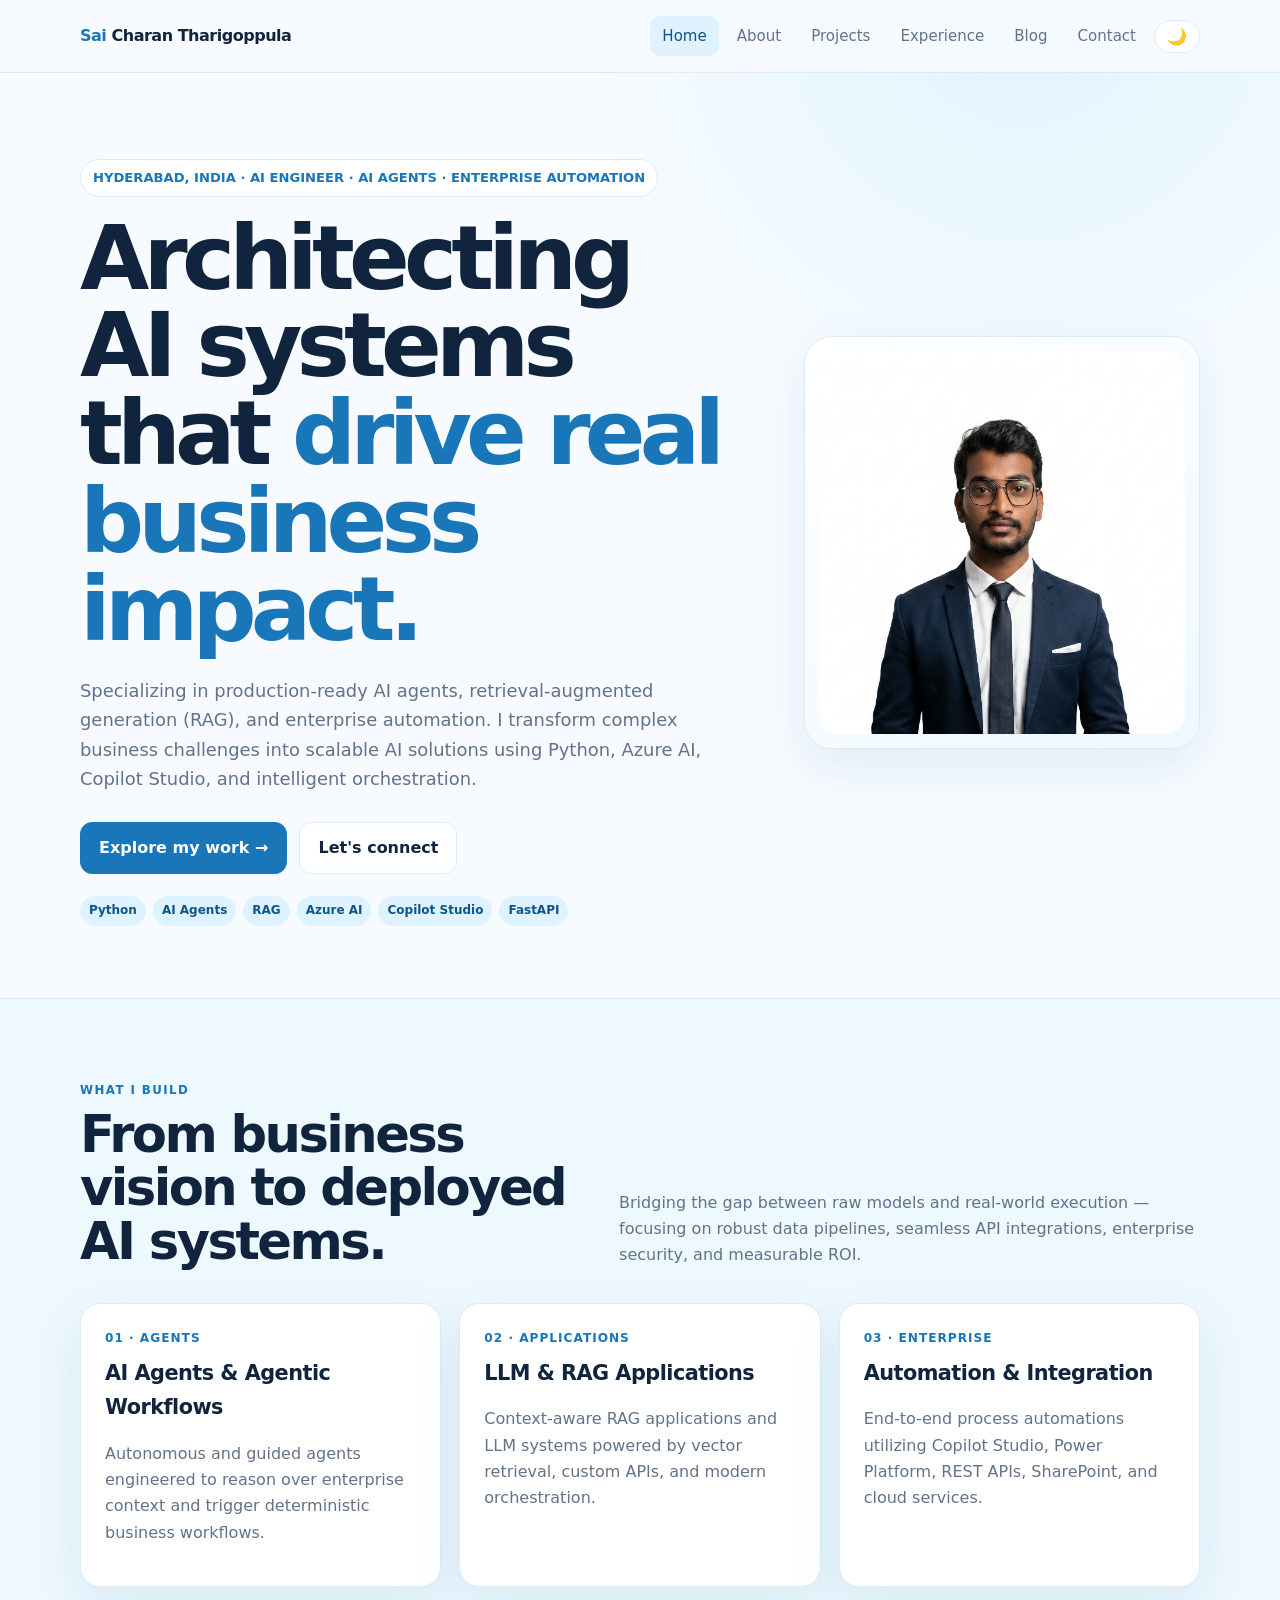
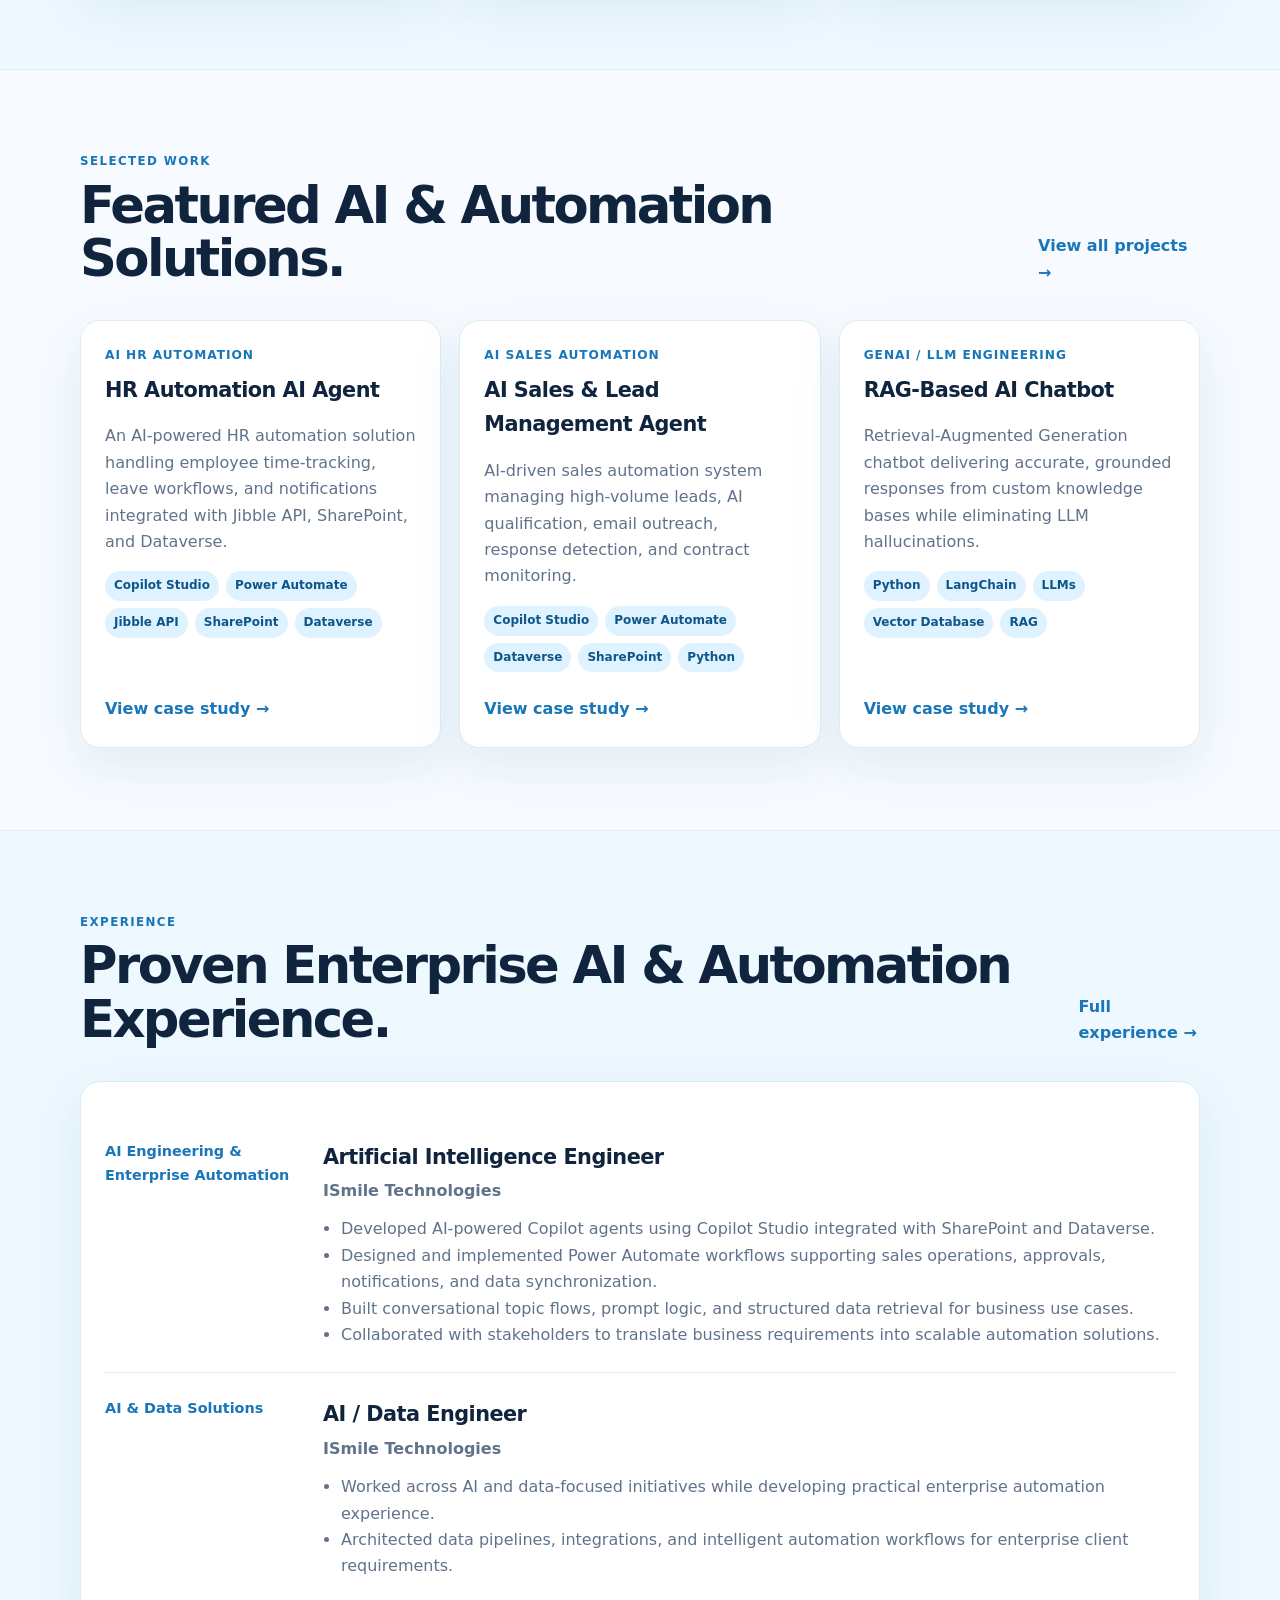
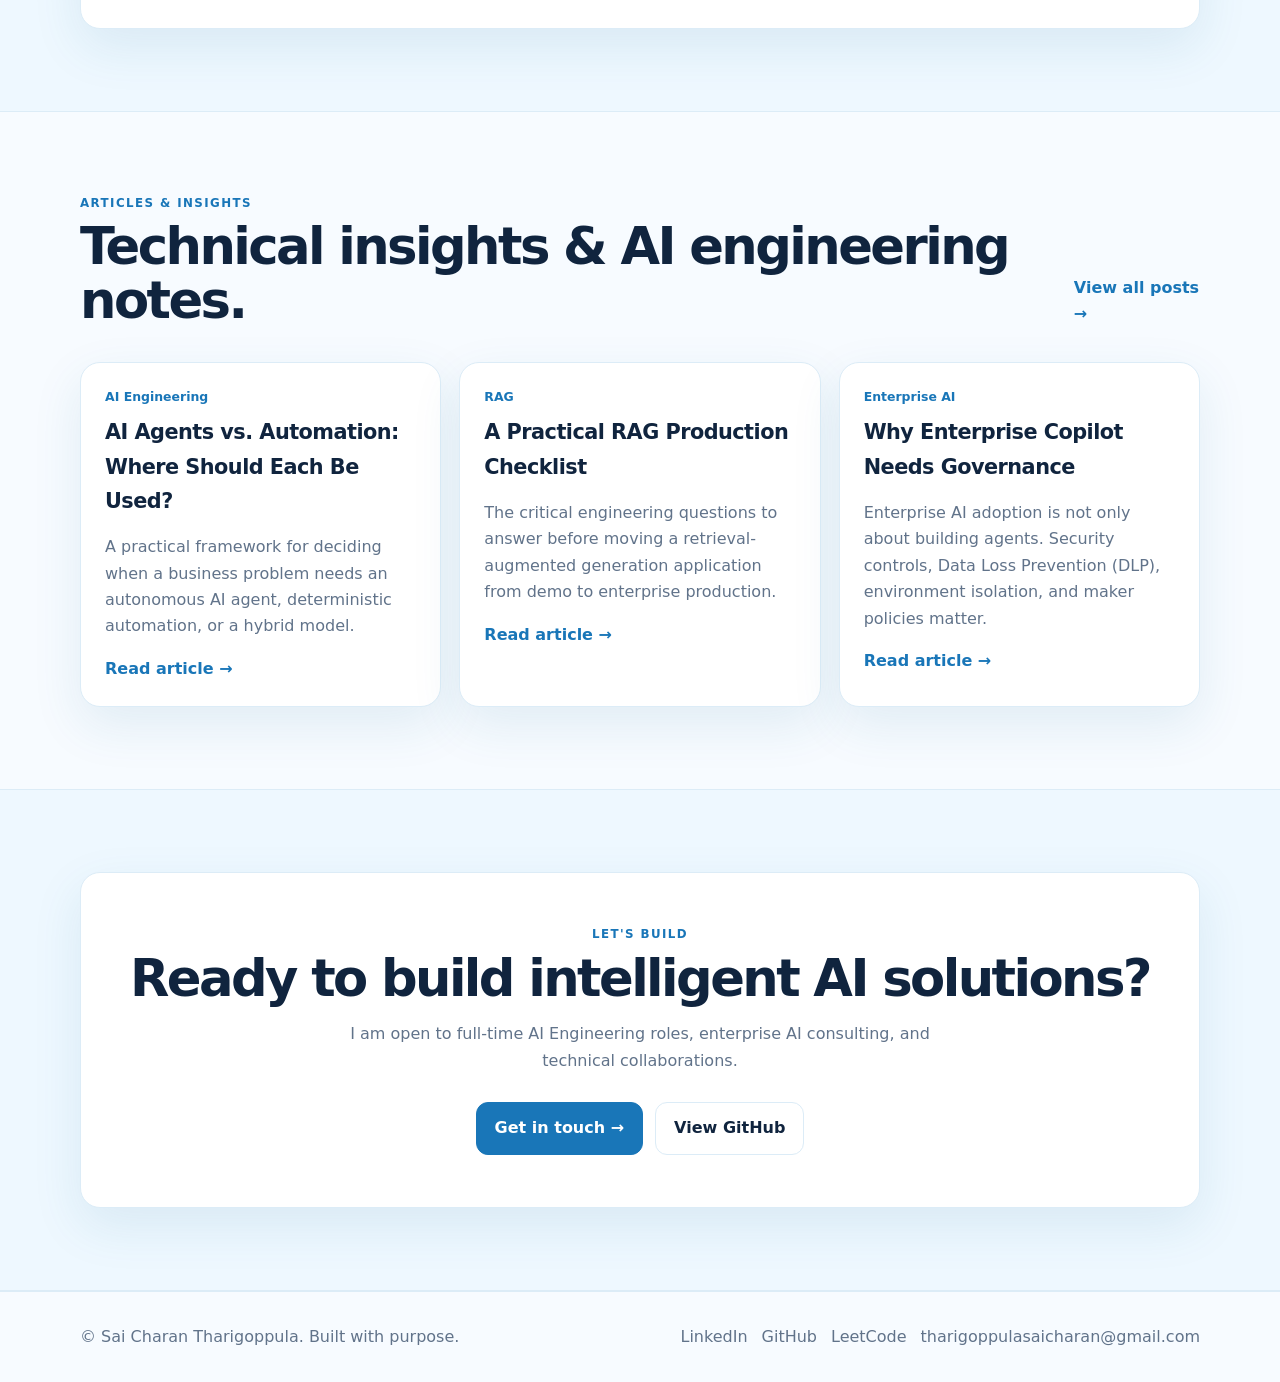
<file: index.html>
<!doctype html>
<html lang="en">
<head>
  <meta charset="utf-8">
  <meta name="viewport" content="width=device-width, initial-scale=1">
  <title>AI Engineer & AI Automation | Sai Charan Tharigoppula</title>
  <meta name="description" content="Sai Charan Tharigoppula — AI Engineer building production AI agents, LLM applications and enterprise automation.">
  <meta name="author" content="Sai Charan Tharigoppula">
  <meta name="robots" content="index, follow">
  <meta name="theme-color" content="#1976b8">

  <link rel="icon" type="image/svg+xml" href="assets/favicon.svg">

  <!-- Open Graph / Social Sharing -->
  <meta property="og:type" content="website">
  <meta property="og:url" content="https://saicharan2004-coder.github.io/Sai-Charan-Tharigoppula/">
  <meta property="og:title" content="AI Engineer & AI Automation | Sai Charan Tharigoppula">
  <meta property="og:description" content="Sai Charan Tharigoppula — AI Engineer building production AI agents, LLM applications and enterprise automation.">
  <meta property="og:image" content="https://saicharan2004-coder.github.io/Sai-Charan-Tharigoppula/assets/profile.png">

  <!-- Twitter Cards -->
  <meta name="twitter:card" content="summary_large_image">
  <meta name="twitter:title" content="AI Engineer & AI Automation | Sai Charan Tharigoppula">
  <meta name="twitter:description" content="Sai Charan Tharigoppula — AI Engineer building production AI agents, LLM applications and enterprise automation.">
  <meta name="twitter:image" content="https://saicharan2004-coder.github.io/Sai-Charan-Tharigoppula/assets/profile.png">

  <!-- Canonical URL -->
  <link rel="canonical" href="https://saicharan2004-coder.github.io/Sai-Charan-Tharigoppula/">

  <link rel="stylesheet" href="styles.css">

  <!-- Structured Data (JSON-LD) -->
  <script type="application/ld+json">
  {
    "@context": "https://schema.org",
    "@type": "Person",
    "name": "Sai Charan Tharigoppula",
    "jobTitle": "AI Engineer",
    "url": "https://saicharan2004-coder.github.io/Sai-Charan-Tharigoppula/",
    "sameAs": [
      "https://github.com/saicharan2004-coder",
      "https://www.linkedin.com/in/saicharantharigoppula/",
      "https://leetcode.com/u/saicharan_2004/"
    ],
    "knowsAbout": ["Artificial Intelligence", "LLMs", "RAG", "Copilot Studio", "Power Automate", "FastAPI", "Python"]
  }
  </script>
</head>
<body>
<header class="site-header">
  <div class="container nav">
    <a class="logo" href="index.html"><span>Sai</span> Charan Tharigoppula</a>
    <button class="menu-btn" aria-label="Open navigation">☰</button>
    <nav class="nav-links">
      <a href="index.html">Home</a>
      <a href="about.html">About</a>
      <a href="projects.html">Projects</a>
      <a href="experience.html">Experience</a>
      <a href="blog.html">Blog</a>
      <a href="contact.html">Contact</a>
      <button class="theme-toggle" aria-label="Toggle dark mode">🌙</button>
    </nav>
  </div>
</header>
<main>

<section class="hero">
  <div class="container hero-grid">
    <div>
      <div class="eyebrow">HYDERABAD, INDIA · AI ENGINEER · AI AGENTS · ENTERPRISE AUTOMATION</div>
      <h1>Architecting AI systems that <span>drive real business impact.</span></h1>
      <p class="hero-copy">Specializing in production-ready AI agents, retrieval-augmented generation (RAG), and enterprise automation. I transform complex business challenges into scalable AI solutions using Python, Azure AI, Copilot Studio, and intelligent orchestration.</p>
      <div class="actions">
        <a class="btn btn-primary" href="projects.html">Explore my work →</a>
        <a class="btn btn-secondary" href="contact.html">Let's connect</a>
      </div>
      <div class="tags" style="margin-top:22px">
        <span class="tag">Python</span><span class="tag">AI Agents</span><span class="tag">RAG</span>
        <span class="tag">Azure AI</span><span class="tag">Copilot Studio</span><span class="tag">FastAPI</span>
      </div>
    </div>
    <div class="profile-wrap">
      <div class="profile-card"><img src="assets/profile.png" alt="Sai Charan professional portrait"></div>
    </div>
  </div>
</section>

<section class="section alt">
  <div class="container">
    <div class="section-head">
      <div><div class="kicker">What I build</div><h2>From business vision to deployed AI systems.</h2></div>
      <p class="section-intro">Bridging the gap between raw models and real-world execution — focusing on robust data pipelines, seamless API integrations, enterprise security, and measurable ROI.</p>
    </div>
    <div class="grid-3">
      <article class="card"><div class="project-type">01 · Agents</div><h3>AI Agents & Agentic Workflows</h3><p class="muted">Autonomous and guided agents engineered to reason over enterprise context and trigger deterministic business workflows.</p></article>
      <article class="card"><div class="project-type">02 · Applications</div><h3>LLM & RAG Applications</h3><p class="muted">Context-aware RAG applications and LLM systems powered by vector retrieval, custom APIs, and modern orchestration.</p></article>
      <article class="card"><div class="project-type">03 · Enterprise</div><h3>Automation & Integration</h3><p class="muted">End-to-end process automations utilizing Copilot Studio, Power Platform, REST APIs, SharePoint, and cloud services.</p></article>
    </div>
  </div>
</section>

<section class="section">
  <div class="container">
    <div class="section-head">
      <div><div class="kicker">Selected work</div><h2>Featured AI & Automation Solutions.</h2></div>
      <a class="text-link" href="projects.html">View all projects →</a>
    </div>
    <div id="featured-projects" class="grid-3"></div>
  </div>
</section>

<section class="section alt">
  <div class="container">
    <div class="section-head">
      <div><div class="kicker">Experience</div><h2>Proven Enterprise AI & Automation Experience.</h2></div>
      <a class="text-link" href="experience.html">Full experience →</a>
    </div>
    <div class="card">
      <div class="timeline" id="home-experience"></div>
    </div>
  </div>
</section>

<section class="section">
  <div class="container">
    <div class="section-head">
      <div><div class="kicker">Articles & Insights</div><h2>Technical insights & AI engineering notes.</h2></div>
      <a class="text-link" href="blog.html">View all posts →</a>
    </div>
    <div id="latest-blogs" class="grid-3"></div>
  </div>
</section>

<section class="section alt">
  <div class="container">
    <div class="card" style="text-align:center;padding:52px 24px">
      <div class="kicker">Let's build</div>
      <h2>Ready to build intelligent AI solutions?</h2>
      <p class="section-intro" style="margin:16px auto">I am open to full-time AI Engineering roles, enterprise AI consulting, and technical collaborations.</p>
      <div class="actions" style="justify-content:center"><a class="btn btn-primary" href="contact.html">Get in touch →</a><a class="btn btn-secondary" data-github href="#" target="_blank" rel="noreferrer noopener">View GitHub</a></div>
    </div>
  </div>
</section>

</main>
<footer class="footer">
  <div class="container footer-row">
    <div>© <span data-site-name></span>. Built with purpose.</div>
    <div class="socials">
      <a data-linkedin href="#" target="_blank" rel="noreferrer noopener">LinkedIn</a>
      <a data-github href="#" target="_blank" rel="noreferrer noopener">GitHub</a>
      <a data-leetcode href="#" target="_blank" rel="noreferrer noopener">LeetCode</a>
      <a data-email href="#">Email</a>
    </div>
  </div>
</footer>
<script src="data.js"></script>
<script src="app.js"></script>
</body>
</html>
</file>
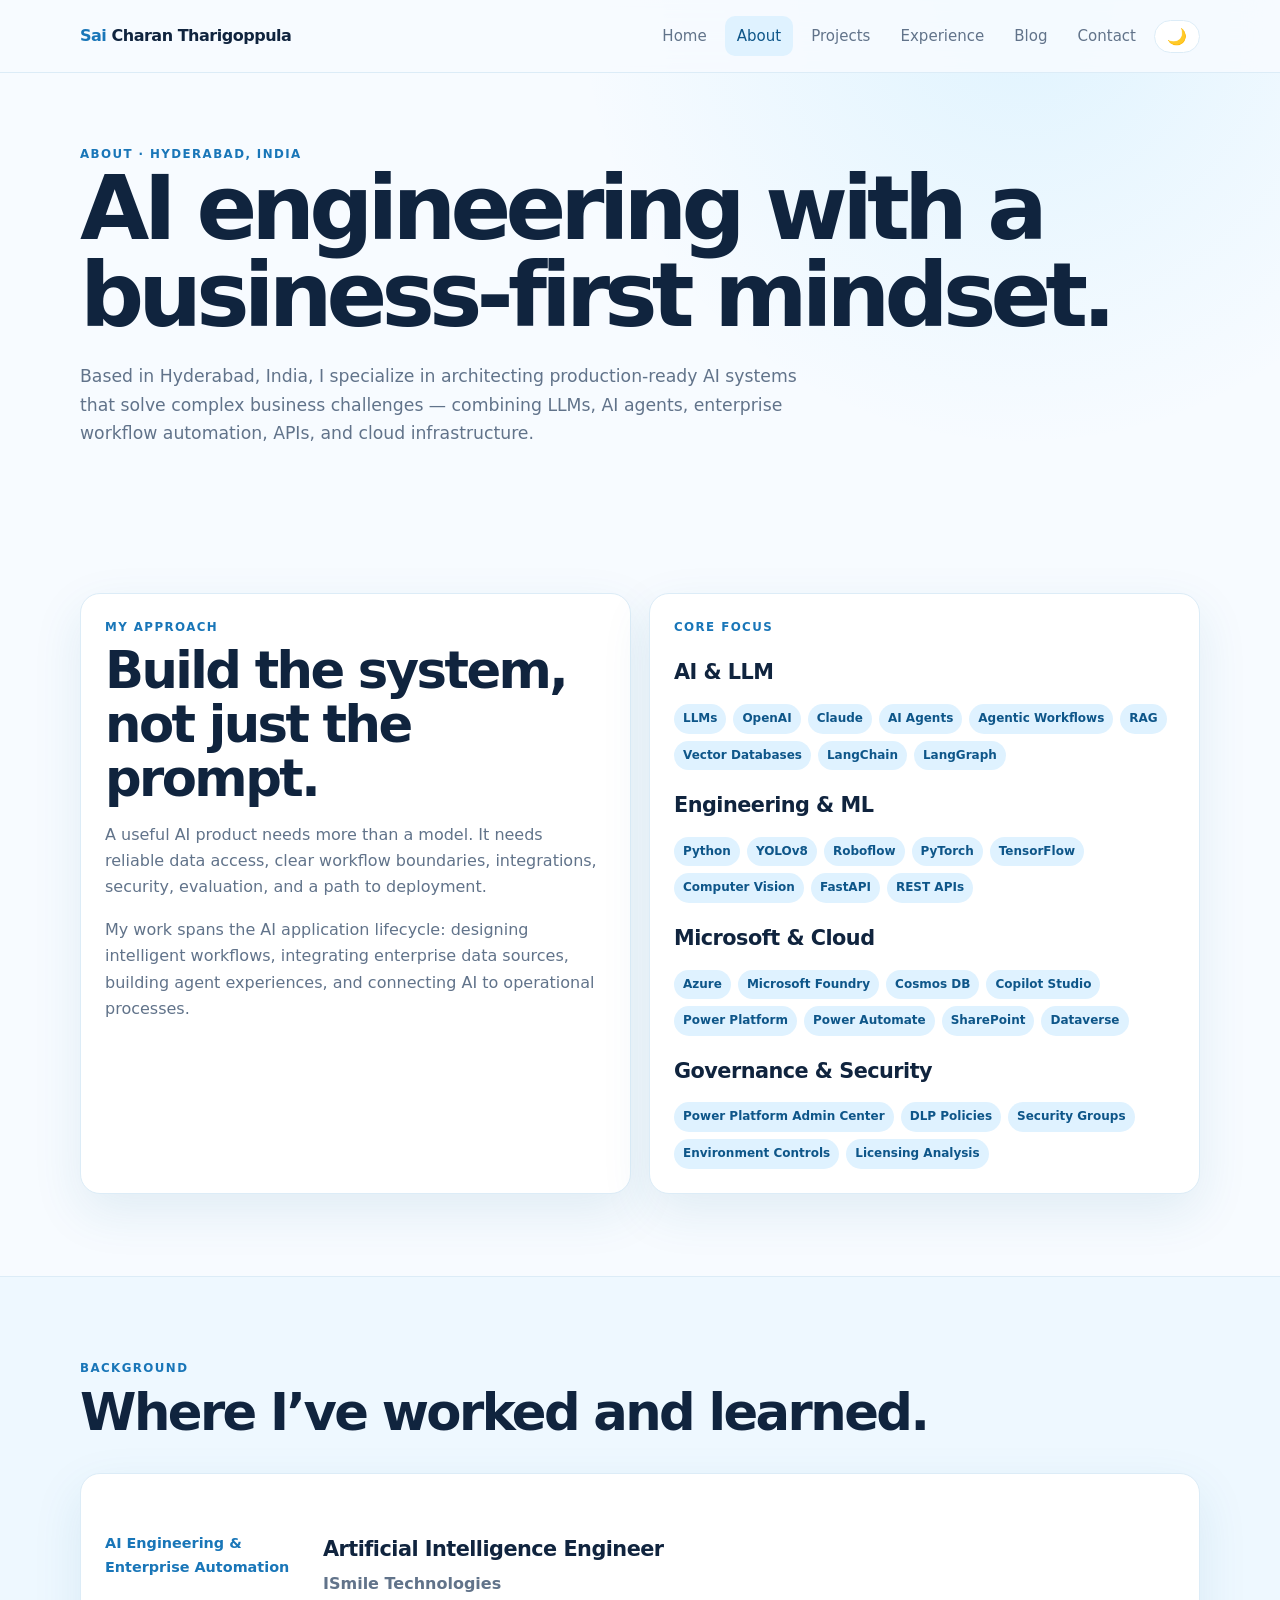
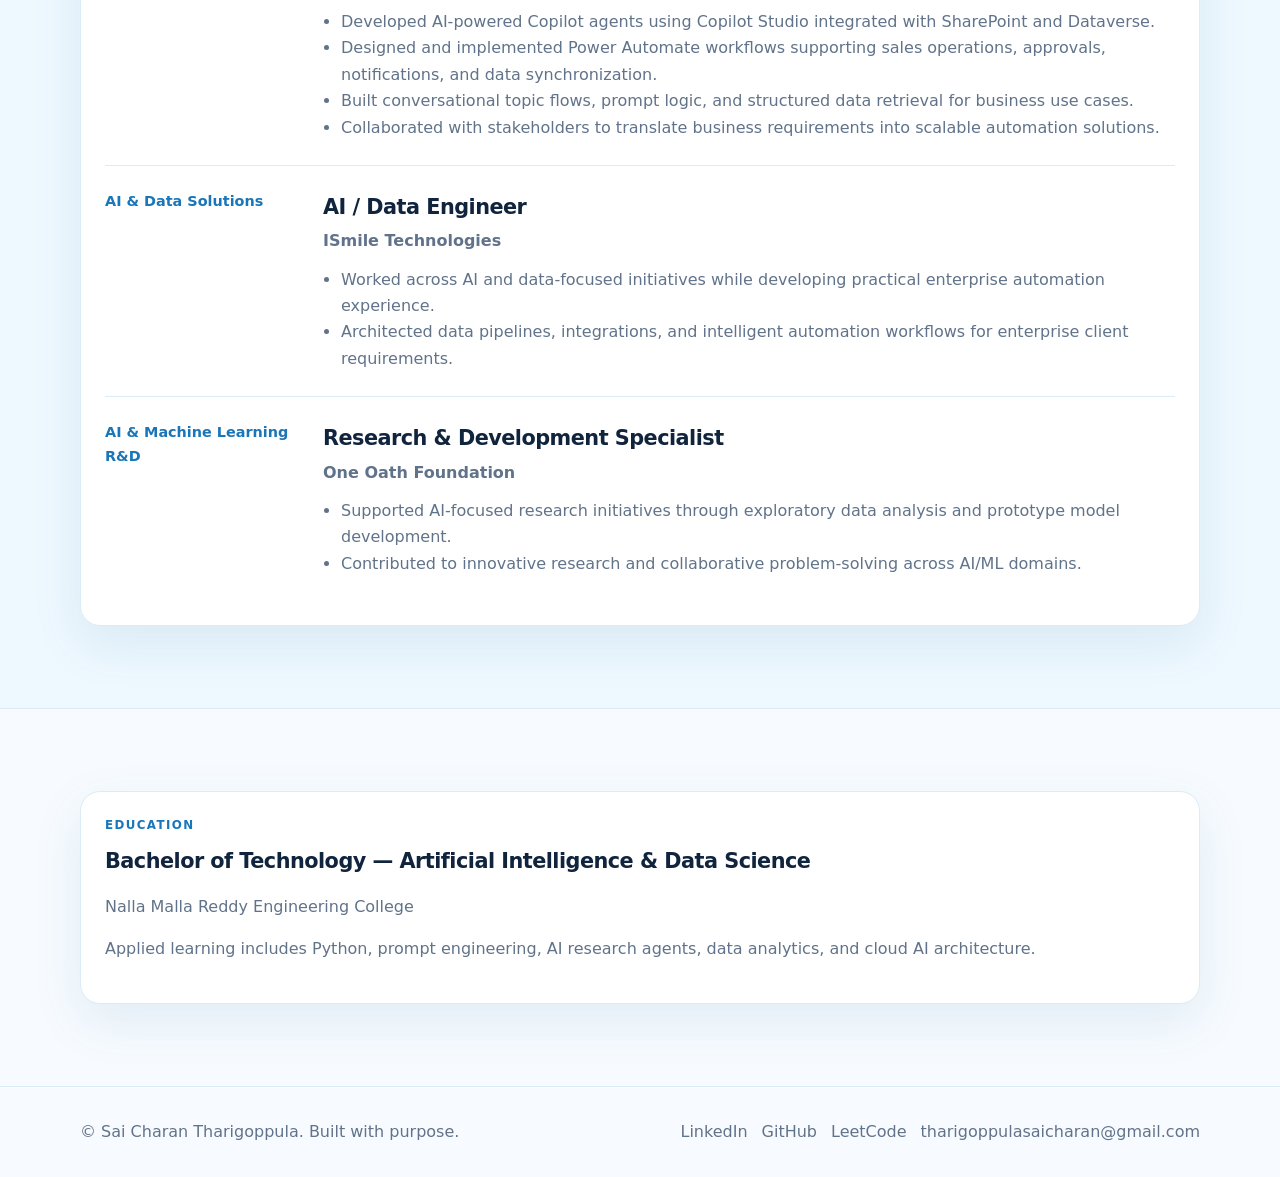
<file: about.html>
<!doctype html>
<html lang="en">
<head>
  <meta charset="utf-8">
  <meta name="viewport" content="width=device-width, initial-scale=1">
  <title>About | Sai Charan — AI Engineer</title>
  <meta name="description" content="Learn about Sai Charan Tharigoppula — AI Engineer specializing in production AI agents, RAG, and enterprise automation.">
  <meta name="author" content="Sai Charan Tharigoppula">
  <meta name="robots" content="index, follow">
  <meta name="theme-color" content="#1976b8">

  <link rel="icon" type="image/svg+xml" href="assets/favicon.svg">

  <meta property="og:type" content="website">
  <meta property="og:url" content="https://saicharan2004-coder.github.io/Sai-Charan-Tharigoppula/about.html">
  <meta property="og:title" content="About | Sai Charan — AI Engineer">
  <meta property="og:description" content="Learn about Sai Charan Tharigoppula — AI Engineer specializing in production AI agents, RAG, and enterprise automation.">
  <meta property="og:image" content="https://saicharan2004-coder.github.io/Sai-Charan-Tharigoppula/assets/profile.png">

  <meta name="twitter:card" content="summary_large_image">
  <meta name="twitter:title" content="About | Sai Charan — AI Engineer">
  <meta name="twitter:description" content="Learn about Sai Charan Tharigoppula — AI Engineer specializing in production AI agents, RAG, and enterprise automation.">
  <meta name="twitter:image" content="https://saicharan2004-coder.github.io/Sai-Charan-Tharigoppula/assets/profile.png">

  <link rel="canonical" href="https://saicharan2004-coder.github.io/Sai-Charan-Tharigoppula/about.html">
  <link rel="stylesheet" href="styles.css">
</head>
<body>
<header class="site-header">
  <div class="container nav">
    <a class="logo" href="index.html"><span>Sai</span> Charan Tharigoppula</a>
    <button class="menu-btn" aria-label="Open navigation">☰</button>
    <nav class="nav-links">
      <a href="index.html">Home</a>
      <a href="about.html">About</a>
      <a href="projects.html">Projects</a>
      <a href="experience.html">Experience</a>
      <a href="blog.html">Blog</a>
      <a href="contact.html">Contact</a>
      <button class="theme-toggle" aria-label="Toggle dark mode">🌙</button>
    </nav>
  </div>
</header>
<main>

<section class="page-hero">
  <div class="container">
    <div class="kicker">About · Hyderabad, India</div>
    <h1>AI engineering with a business-first mindset.</h1>
    <p>Based in Hyderabad, India, I specialize in architecting production-ready AI systems that solve complex business challenges — combining LLMs, AI agents, enterprise workflow automation, APIs, and cloud infrastructure.</p>
  </div>
</section>
<section class="section">
  <div class="container grid-2">
    <div class="card">
      <div class="kicker">My approach</div>
      <h2>Build the system, not just the prompt.</h2>
      <p class="muted">A useful AI product needs more than a model. It needs reliable data access, clear workflow boundaries, integrations, security, evaluation, and a path to deployment.</p>
      <p class="muted">My work spans the AI application lifecycle: designing intelligent workflows, integrating enterprise data sources, building agent experiences, and connecting AI to operational processes.</p>
    </div>
    <div class="card">
      <div class="kicker">Core focus</div>
      <div id="skills"></div>
    </div>
  </div>
</section>
<section class="section alt">
  <div class="container">
    <div class="section-head"><div><div class="kicker">Background</div><h2>Where I’ve worked and learned.</h2></div></div>
    <div class="card"><div id="about-experience" class="timeline"></div></div>
  </div>
</section>
<section class="section">
  <div class="container">
    <div class="card">
      <div class="kicker">Education</div>
      <h3>Bachelor of Technology — Artificial Intelligence & Data Science</h3>
      <p class="muted">Nalla Malla Reddy Engineering College</p>
      <p class="muted">Applied learning includes Python, prompt engineering, AI research agents, data analytics, and cloud AI architecture.</p>
    </div>
  </div>
</section>

</main>
<footer class="footer">
  <div class="container footer-row">
    <div>© <span data-site-name></span>. Built with purpose.</div>
    <div class="socials">
      <a data-linkedin href="#" target="_blank" rel="noreferrer noopener">LinkedIn</a>
      <a data-github href="#" target="_blank" rel="noreferrer noopener">GitHub</a>
      <a data-leetcode href="#" target="_blank" rel="noreferrer noopener">LeetCode</a>
      <a data-email href="#">Email</a>
    </div>
  </div>
</footer>
<script src="data.js"></script>
<script src="app.js"></script>
</body>
</html>
</file>
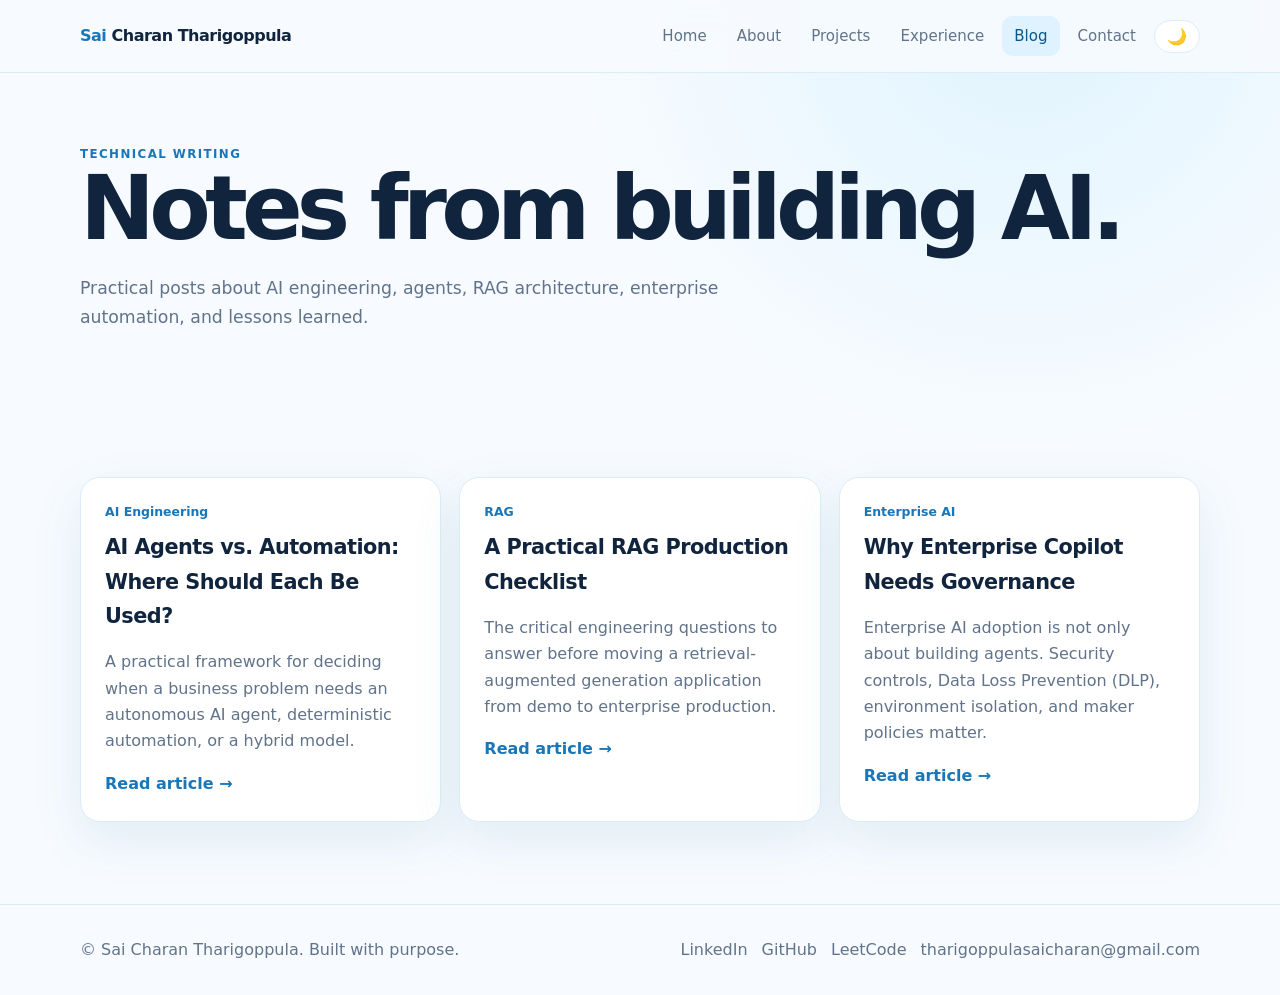
<file: blog.html>
<!doctype html>
<html lang="en">
<head>
  <meta charset="utf-8">
  <meta name="viewport" content="width=device-width, initial-scale=1">
  <title>Blog | Sai Charan — AI Engineering Insights</title>
  <meta name="description" content="Technical articles, practical frameworks, and AI engineering insights by Sai Charan Tharigoppula.">
  <meta name="author" content="Sai Charan Tharigoppula">
  <meta name="robots" content="index, follow">
  <meta name="theme-color" content="#1976b8">

  <link rel="icon" type="image/svg+xml" href="assets/favicon.svg">

  <meta property="og:type" content="website">
  <meta property="og:url" content="https://saicharan2004-coder.github.io/Sai-Charan-Tharigoppula/blog.html">
  <meta property="og:title" content="Blog | Sai Charan — AI Engineering Insights">
  <meta property="og:description" content="Technical articles, practical frameworks, and AI engineering insights by Sai Charan Tharigoppula.">
  <meta property="og:image" content="https://saicharan2004-coder.github.io/Sai-Charan-Tharigoppula/assets/profile.png">

  <meta name="twitter:card" content="summary_large_image">
  <meta name="twitter:title" content="Blog | Sai Charan — AI Engineering Insights">
  <meta name="twitter:description" content="Technical articles, practical frameworks, and AI engineering insights by Sai Charan Tharigoppula.">
  <meta name="twitter:image" content="https://saicharan2004-coder.github.io/Sai-Charan-Tharigoppula/assets/profile.png">

  <link rel="canonical" href="https://saicharan2004-coder.github.io/Sai-Charan-Tharigoppula/blog.html">
  <link rel="stylesheet" href="styles.css">
</head>
<body>
<header class="site-header">
  <div class="container nav">
    <a class="logo" href="index.html"><span>Sai</span> Charan Tharigoppula</a>
    <button class="menu-btn" aria-label="Open navigation">☰</button>
    <nav class="nav-links">
      <a href="index.html">Home</a>
      <a href="about.html">About</a>
      <a href="projects.html">Projects</a>
      <a href="experience.html">Experience</a>
      <a href="blog.html">Blog</a>
      <a href="contact.html">Contact</a>
      <button class="theme-toggle" aria-label="Toggle dark mode">🌙</button>
    </nav>
  </div>
</header>
<main>

<section class="page-hero">
  <div class="container">
    <div class="kicker">Technical writing</div>
    <h1>Notes from building AI.</h1>
    <p>Practical posts about AI engineering, agents, RAG architecture, enterprise automation, and lessons learned.</p>
  </div>
</section>
<section class="section">
  <div class="container">
    <div id="blog-list" class="grid-3"></div>
    <div id="blog-reader" class="card case-study" style="display:none"></div>
  </div>
</section>

</main>
<footer class="footer">
  <div class="container footer-row">
    <div>© <span data-site-name></span>. Built with purpose.</div>
    <div class="socials">
      <a data-linkedin href="#" target="_blank" rel="noreferrer noopener">LinkedIn</a>
      <a data-github href="#" target="_blank" rel="noreferrer noopener">GitHub</a>
      <a data-leetcode href="#" target="_blank" rel="noreferrer noopener">LeetCode</a>
      <a data-email href="#">Email</a>
    </div>
  </div>
</footer>
<script src="data.js"></script>
<script src="app.js"></script>
</body>
</html>
</file>
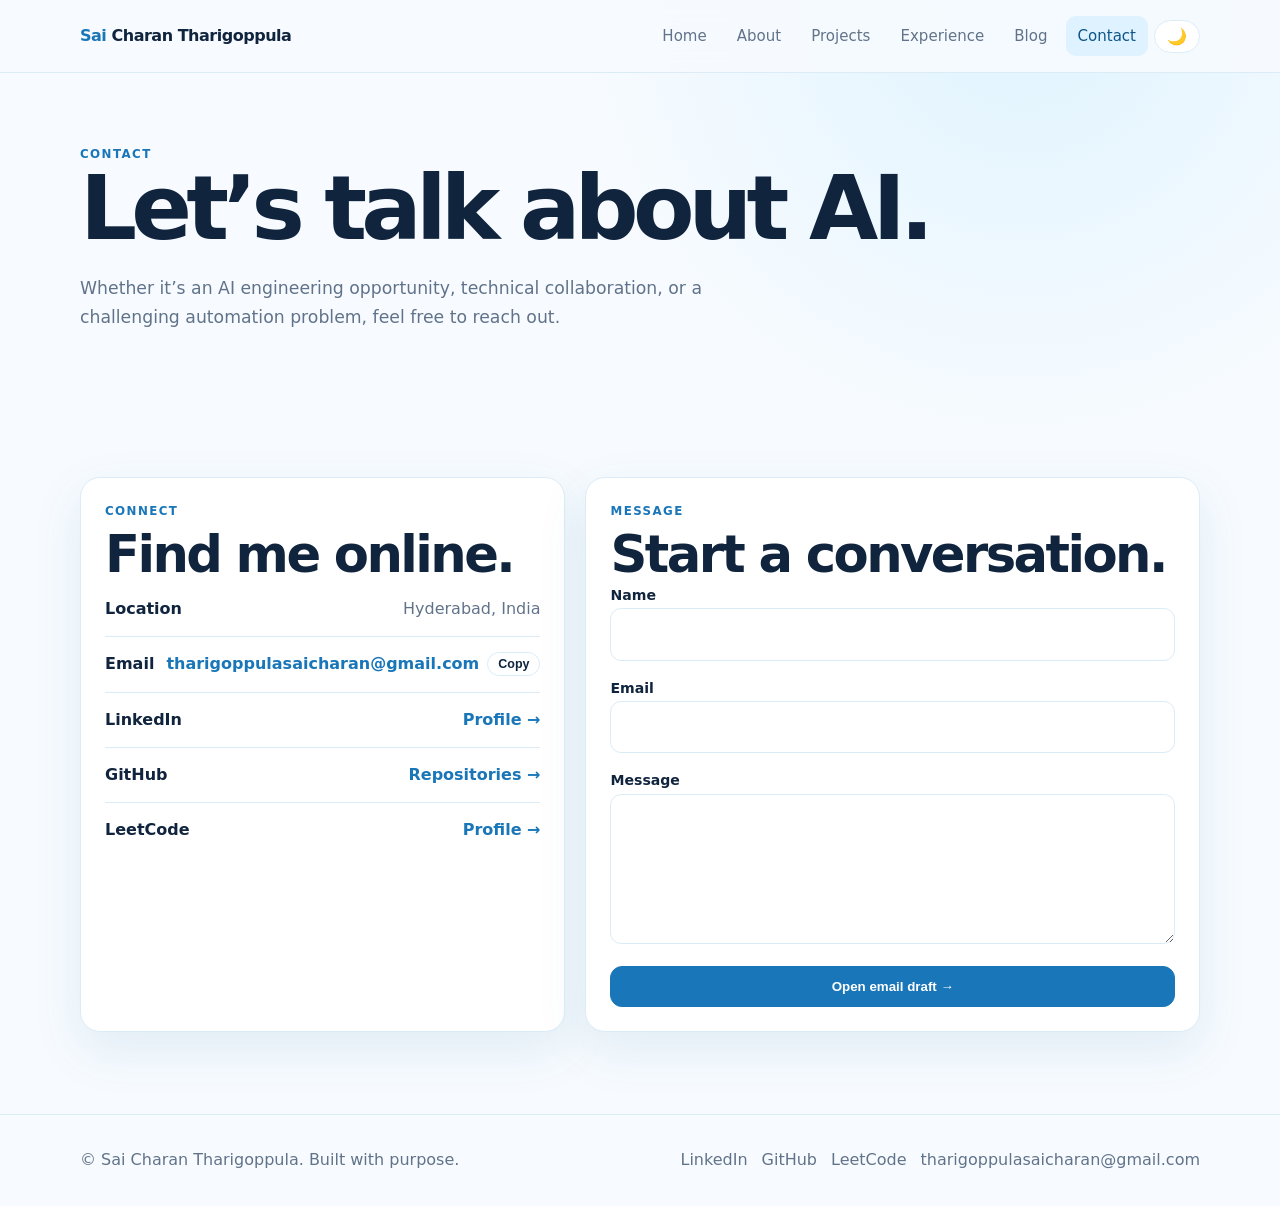
<file: contact.html>
<!doctype html>
<html lang="en">
<head>
  <meta charset="utf-8">
  <meta name="viewport" content="width=device-width, initial-scale=1">
  <title>Contact | Sai Charan — AI Engineer</title>
  <meta name="description" content="Get in touch with Sai Charan Tharigoppula for AI engineering opportunities, technical collaborations, and enterprise automation projects.">
  <meta name="author" content="Sai Charan Tharigoppula">
  <meta name="robots" content="index, follow">
  <meta name="theme-color" content="#1976b8">

  <link rel="icon" type="image/svg+xml" href="assets/favicon.svg">

  <meta property="og:type" content="website">
  <meta property="og:url" content="https://saicharan2004-coder.github.io/Sai-Charan-Tharigoppula/contact.html">
  <meta property="og:title" content="Contact | Sai Charan — AI Engineer">
  <meta property="og:description" content="Get in touch with Sai Charan Tharigoppula for AI engineering opportunities, technical collaborations, and enterprise automation projects.">
  <meta property="og:image" content="https://saicharan2004-coder.github.io/Sai-Charan-Tharigoppula/assets/profile.png">

  <meta name="twitter:card" content="summary_large_image">
  <meta name="twitter:title" content="Contact | Sai Charan — AI Engineer">
  <meta name="twitter:description" content="Get in touch with Sai Charan Tharigoppula for AI engineering opportunities, technical collaborations, and enterprise automation projects.">
  <meta name="twitter:image" content="https://saicharan2004-coder.github.io/Sai-Charan-Tharigoppula/assets/profile.png">

  <link rel="canonical" href="https://saicharan2004-coder.github.io/Sai-Charan-Tharigoppula/contact.html">
  <link rel="stylesheet" href="styles.css">
</head>
<body>
<header class="site-header">
  <div class="container nav">
    <a class="logo" href="index.html"><span>Sai</span> Charan Tharigoppula</a>
    <button class="menu-btn" aria-label="Open navigation">☰</button>
    <nav class="nav-links">
      <a href="index.html">Home</a>
      <a href="about.html">About</a>
      <a href="projects.html">Projects</a>
      <a href="experience.html">Experience</a>
      <a href="blog.html">Blog</a>
      <a href="contact.html">Contact</a>
      <button class="theme-toggle" aria-label="Toggle dark mode">🌙</button>
    </nav>
  </div>
</header>
<main>

<section class="page-hero">
  <div class="container">
    <div class="kicker">Contact</div>
    <h1>Let’s talk about AI.</h1>
    <p>Whether it’s an AI engineering opportunity, technical collaboration, or a challenging automation problem, feel free to reach out.</p>
  </div>
</section>
<section class="section">
  <div class="container contact-grid">
    <div class="card">
      <div class="kicker">Connect</div>
      <h2>Find me online.</h2>
      <div class="contact-item"><strong>Location</strong><span class="muted" data-location></span></div>
      <div class="contact-item">
        <strong>Email</strong>
        <div style="display:flex;gap:8px;align-items:center;">
          <a class="text-link" data-email href="#"></a>
          <button class="btn btn-secondary" style="padding:4px 10px;font-size:.78rem" onclick="copyEmail()">Copy</button>
        </div>
      </div>
      <div class="contact-item"><strong>LinkedIn</strong><a class="text-link" data-linkedin href="#" target="_blank" rel="noreferrer noopener">Profile →</a></div>
      <div class="contact-item"><strong>GitHub</strong><a class="text-link" data-github href="#" target="_blank" rel="noreferrer noopener">Repositories →</a></div>
      <div class="contact-item"><strong>LeetCode</strong><a class="text-link" data-leetcode href="#" target="_blank" rel="noreferrer noopener">Profile →</a></div>
    </div>
    <div class="card">
      <div class="kicker">Message</div>
      <h2>Start a conversation.</h2>
      <form class="form" onsubmit="sendMail(event)">
        <div><label for="name">Name</label><input id="name" required></div>
        <div><label for="email">Email</label><input id="email" type="email" required></div>
        <div><label for="message">Message</label><textarea id="message" required></textarea></div>
        <button class="btn btn-primary" type="submit">Open email draft →</button>
      </form>
    </div>
  </div>
</section>

</main>
<footer class="footer">
  <div class="container footer-row">
    <div>© <span data-site-name></span>. Built with purpose.</div>
    <div class="socials">
      <a data-linkedin href="#" target="_blank" rel="noreferrer noopener">LinkedIn</a>
      <a data-github href="#" target="_blank" rel="noreferrer noopener">GitHub</a>
      <a data-leetcode href="#" target="_blank" rel="noreferrer noopener">LeetCode</a>
      <a data-email href="#">Email</a>
    </div>
  </div>
</footer>
<script src="data.js"></script>
<script src="app.js"></script>
</body>
</html>
</file>
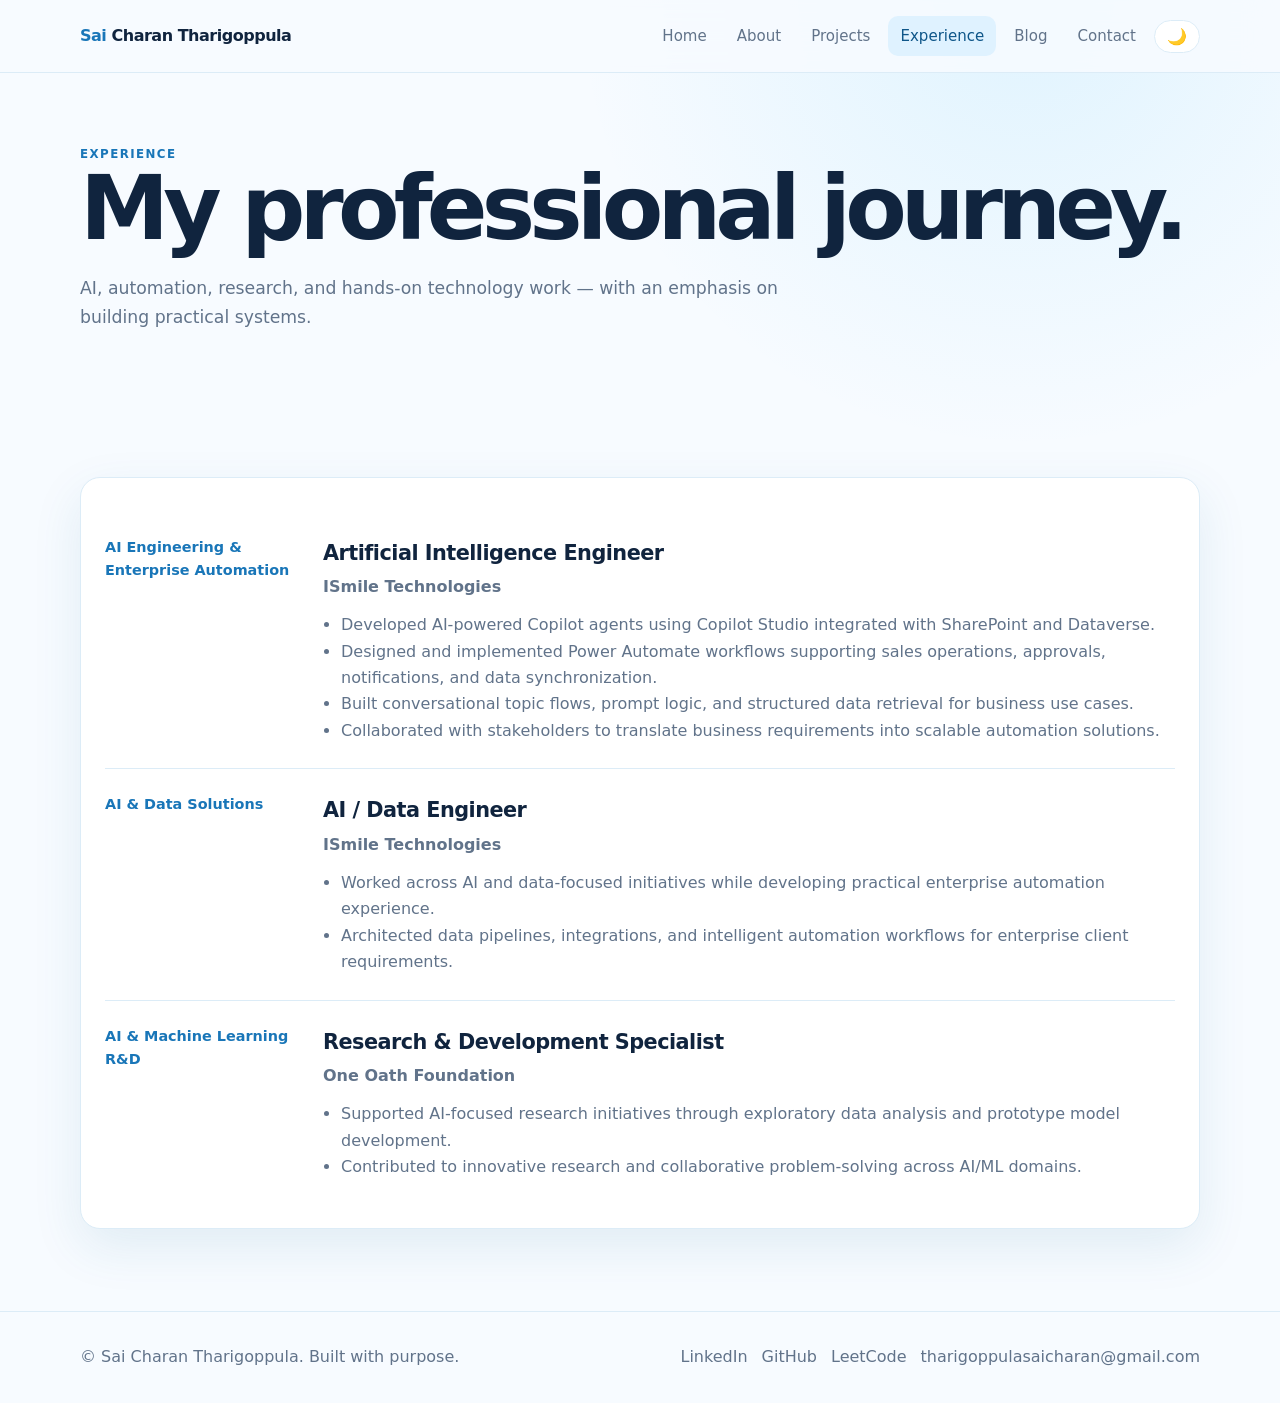
<file: experience.html>
<!doctype html>
<html lang="en">
<head>
  <meta charset="utf-8">
  <meta name="viewport" content="width=device-width, initial-scale=1">
  <title>Experience | Sai Charan — AI Engineer</title>
  <meta name="description" content="Professional experience and career history of Sai Charan Tharigoppula as an Artificial Intelligence Engineer.">
  <meta name="author" content="Sai Charan Tharigoppula">
  <meta name="robots" content="index, follow">
  <meta name="theme-color" content="#1976b8">

  <link rel="icon" type="image/svg+xml" href="assets/favicon.svg">

  <meta property="og:type" content="website">
  <meta property="og:url" content="https://saicharan2004-coder.github.io/Sai-Charan-Tharigoppula/experience.html">
  <meta property="og:title" content="Experience | Sai Charan — AI Engineer">
  <meta property="og:description" content="Professional experience and career history of Sai Charan Tharigoppula as an Artificial Intelligence Engineer.">
  <meta property="og:image" content="https://saicharan2004-coder.github.io/Sai-Charan-Tharigoppula/assets/profile.png">

  <meta name="twitter:card" content="summary_large_image">
  <meta name="twitter:title" content="Experience | Sai Charan — AI Engineer">
  <meta name="twitter:description" content="Professional experience and career history of Sai Charan Tharigoppula as an Artificial Intelligence Engineer.">
  <meta name="twitter:image" content="https://saicharan2004-coder.github.io/Sai-Charan-Tharigoppula/assets/profile.png">

  <link rel="canonical" href="https://saicharan2004-coder.github.io/Sai-Charan-Tharigoppula/experience.html">
  <link rel="stylesheet" href="styles.css">
</head>
<body>
<header class="site-header">
  <div class="container nav">
    <a class="logo" href="index.html"><span>Sai</span> Charan Tharigoppula</a>
    <button class="menu-btn" aria-label="Open navigation">☰</button>
    <nav class="nav-links">
      <a href="index.html">Home</a>
      <a href="about.html">About</a>
      <a href="projects.html">Projects</a>
      <a href="experience.html">Experience</a>
      <a href="blog.html">Blog</a>
      <a href="contact.html">Contact</a>
      <button class="theme-toggle" aria-label="Toggle dark mode">🌙</button>
    </nav>
  </div>
</header>
<main>

<section class="page-hero">
  <div class="container">
    <div class="kicker">Experience</div>
    <h1>My professional journey.</h1>
    <p>AI, automation, research, and hands-on technology work — with an emphasis on building practical systems.</p>
  </div>
</section>
<section class="section">
  <div class="container">
    <div class="card"><div id="experience-list" class="timeline"></div></div>
  </div>
</section>

</main>
<footer class="footer">
  <div class="container footer-row">
    <div>© <span data-site-name></span>. Built with purpose.</div>
    <div class="socials">
      <a data-linkedin href="#" target="_blank" rel="noreferrer noopener">LinkedIn</a>
      <a data-github href="#" target="_blank" rel="noreferrer noopener">GitHub</a>
      <a data-leetcode href="#" target="_blank" rel="noreferrer noopener">LeetCode</a>
      <a data-email href="#">Email</a>
    </div>
  </div>
</footer>
<script src="data.js"></script>
<script src="app.js"></script>
</body>
</html>
</file>
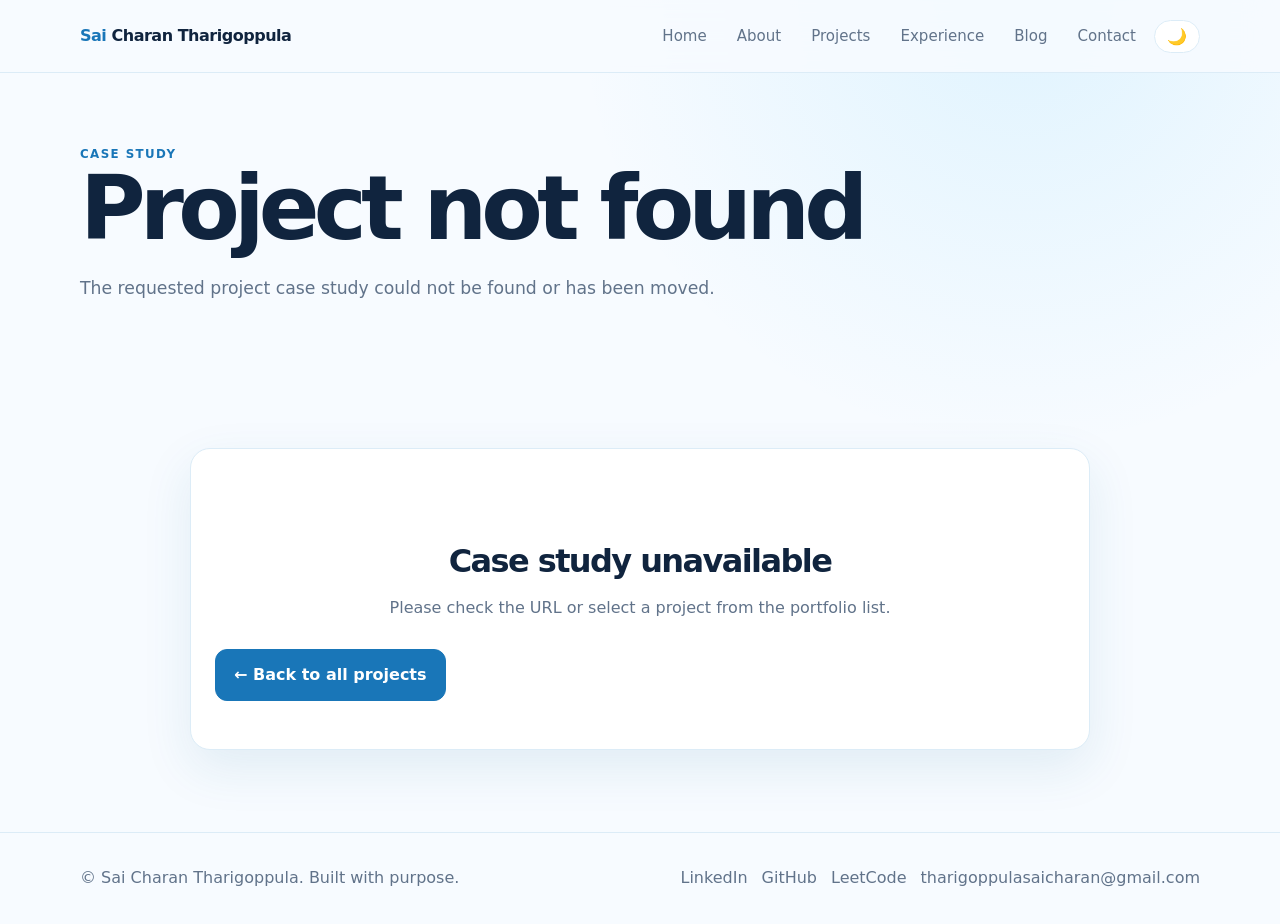
<file: project.html>
<!doctype html>
<html lang="en">
<head>
  <meta charset="utf-8">
  <meta name="viewport" content="width=device-width, initial-scale=1">
  <title>Project Case Study | Sai Charan</title>
  <meta name="description" content="Detailed AI project architecture, problems solved, and outcomes by Sai Charan Tharigoppula.">
  <meta name="author" content="Sai Charan Tharigoppula">
  <meta name="robots" content="index, follow">
  <meta name="theme-color" content="#1976b8">

  <link rel="icon" type="image/svg+xml" href="assets/favicon.svg">

  <meta property="og:type" content="article">
  <meta property="og:title" content="Project Case Study | Sai Charan">
  <meta property="og:description" content="Detailed AI project architecture, problems solved, and outcomes by Sai Charan Tharigoppula.">
  <meta property="og:image" content="https://saicharan2004-coder.github.io/Sai-Charan-Tharigoppula/assets/profile.png">

  <meta name="twitter:card" content="summary_large_image">
  <meta name="twitter:title" content="Project Case Study | Sai Charan">
  <meta name="twitter:description" content="Detailed AI project architecture, problems solved, and outcomes by Sai Charan Tharigoppula.">
  <meta name="twitter:image" content="https://saicharan2004-coder.github.io/Sai-Charan-Tharigoppula/assets/profile.png">

  <link rel="stylesheet" href="styles.css">
</head>
<body>
<header class="site-header">
  <div class="container nav">
    <a class="logo" href="index.html"><span>Sai</span> Charan Tharigoppula</a>
    <button class="menu-btn" aria-label="Open navigation">☰</button>
    <nav class="nav-links">
      <a href="index.html">Home</a>
      <a href="about.html">About</a>
      <a href="projects.html">Projects</a>
      <a href="experience.html">Experience</a>
      <a href="blog.html">Blog</a>
      <a href="contact.html">Contact</a>
      <button class="theme-toggle" aria-label="Toggle dark mode">🌙</button>
    </nav>
  </div>
</header>
<main>

<section class="page-hero">
  <div class="container">
    <div class="kicker">Case study</div>
    <h1 id="project-title">Project</h1>
    <p id="project-description"></p>
    <div id="project-tags" class="tags"></div>
  </div>
</section>
<section class="section">
  <div class="container case-study">
    <div class="card">
      <div class="kicker">Architecture</div>
      <div id="project-architecture" class="architecture"></div>
    </div>
    <h2>The problem</h2><p id="project-problem" class="muted"></p>
    <h2>The solution</h2><p id="project-solution" class="muted"></p>
    <h2>What I worked on</h2><ul id="project-outcomes"></ul>
    <div class="actions" style="margin-top:32px"><a class="btn btn-secondary" href="projects.html">← Back to projects</a></div>
  </div>
</section>

</main>
<footer class="footer">
  <div class="container footer-row">
    <div>© <span data-site-name></span>. Built with purpose.</div>
    <div class="socials">
      <a data-linkedin href="#" target="_blank" rel="noreferrer noopener">LinkedIn</a>
      <a data-github href="#" target="_blank" rel="noreferrer noopener">GitHub</a>
      <a data-leetcode href="#" target="_blank" rel="noreferrer noopener">LeetCode</a>
      <a data-email href="#">Email</a>
    </div>
  </div>
</footer>
<script src="data.js"></script>
<script src="app.js"></script>
</body>
</html>
</file>
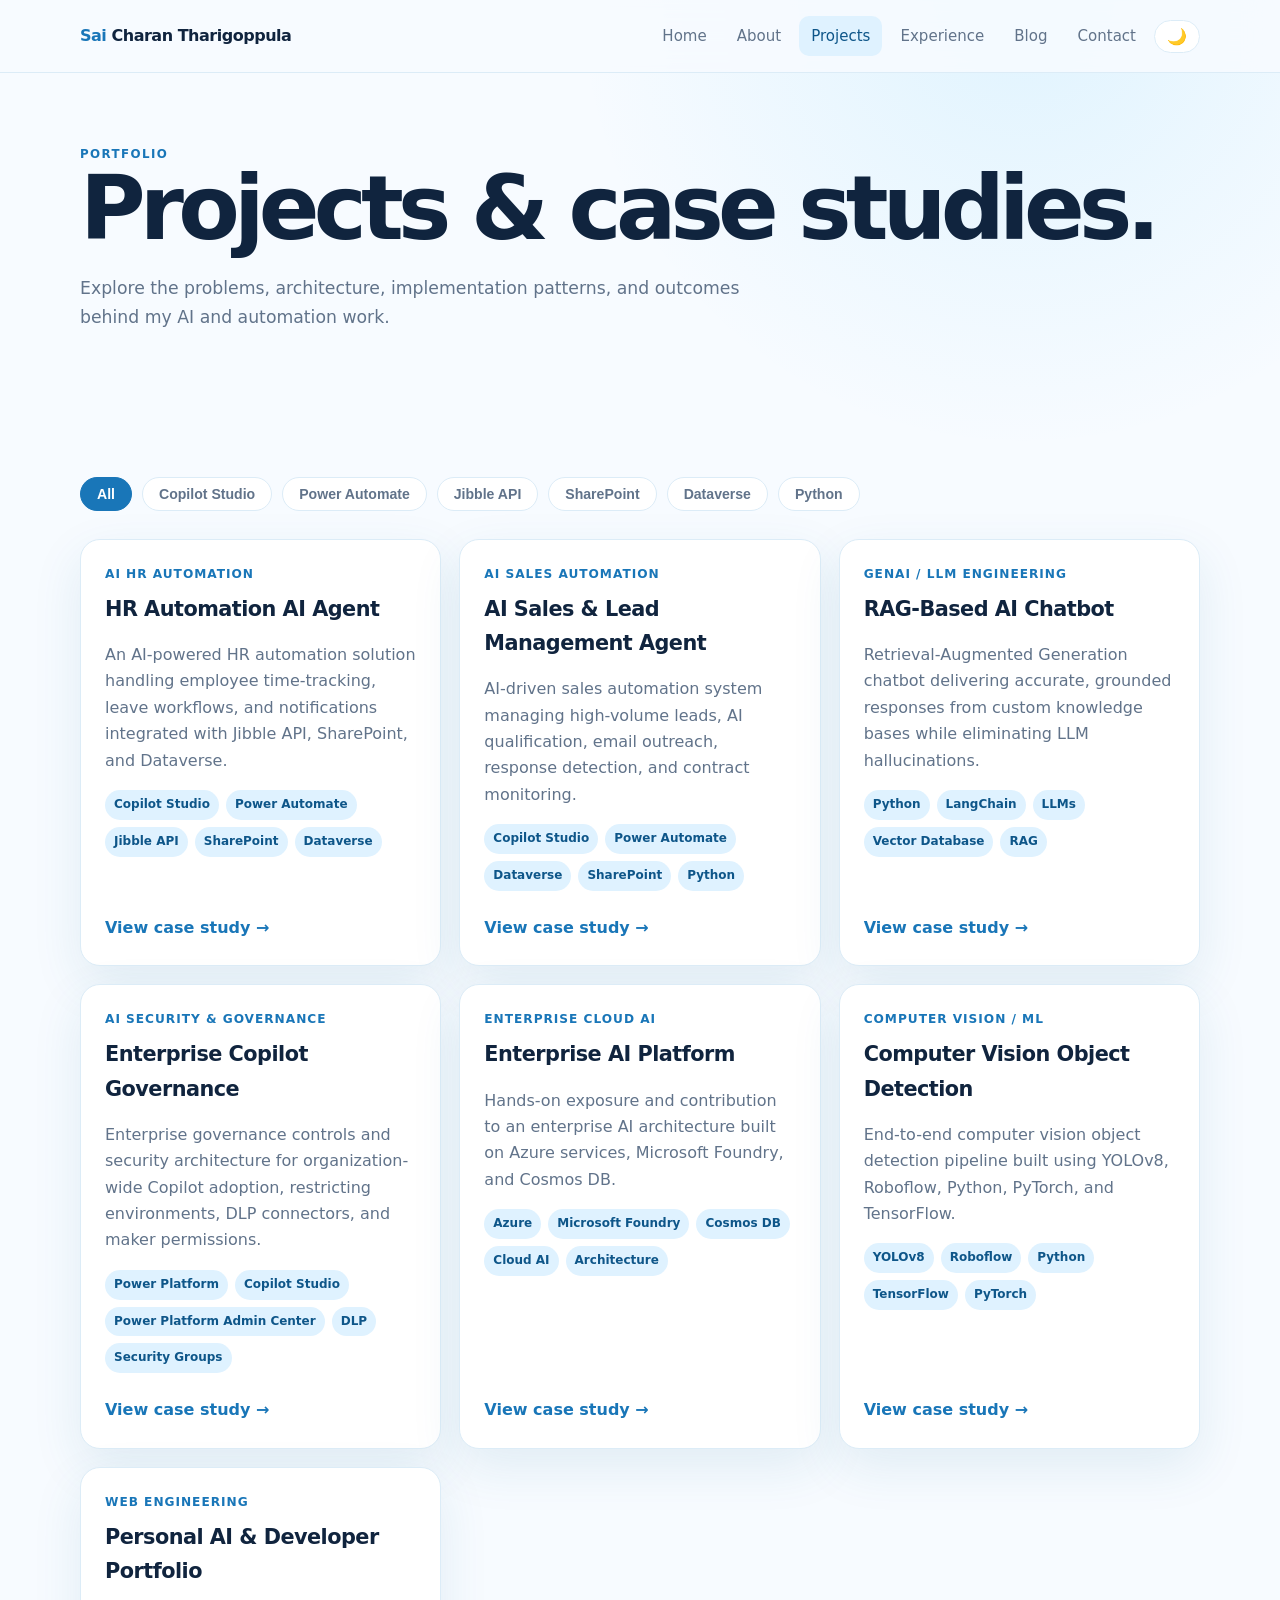
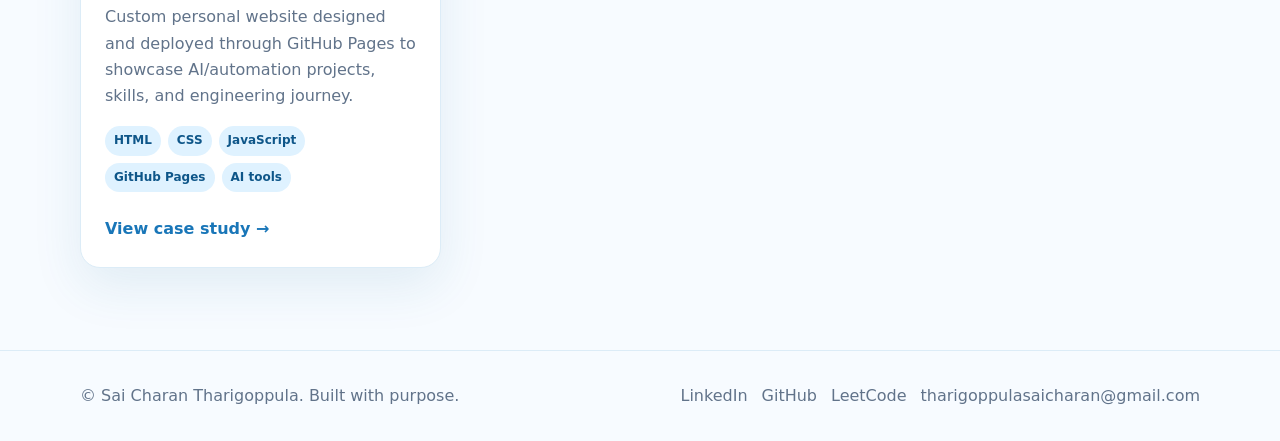
<file: projects.html>
<!doctype html>
<html lang="en">
<head>
  <meta charset="utf-8">
  <meta name="viewport" content="width=device-width, initial-scale=1">
  <title>Projects | Sai Charan — AI Engineering Portfolio</title>
  <meta name="description" content="Explore AI projects by Sai Charan Tharigoppula: HR Automation AI Agent, AI Sales Agent, Enterprise Governance, RAG Chatbot, Enterprise AI Platform, Computer Vision, and Portfolio.">
  <meta name="author" content="Sai Charan Tharigoppula">
  <meta name="robots" content="index, follow">
  <meta name="theme-color" content="#1976b8">

  <link rel="icon" type="image/svg+xml" href="assets/favicon.svg">

  <meta property="og:type" content="website">
  <meta property="og:url" content="https://saicharan2004-coder.github.io/Sai-Charan-Tharigoppula/projects.html">
  <meta property="og:title" content="Projects | Sai Charan — AI Engineering Portfolio">
  <meta property="og:description" content="Explore AI projects by Sai Charan Tharigoppula: HR Automation AI Agent, AI Sales Agent, Enterprise Governance, RAG Chatbot, Enterprise AI Platform, Computer Vision, and Portfolio.">
  <meta property="og:image" content="https://saicharan2004-coder.github.io/Sai-Charan-Tharigoppula/assets/profile.png">

  <meta name="twitter:card" content="summary_large_image">
  <meta name="twitter:title" content="Projects | Sai Charan — AI Engineering Portfolio">
  <meta name="twitter:description" content="Explore AI projects by Sai Charan Tharigoppula: HR Automation AI Agent, AI Sales Agent, Enterprise Governance, RAG Chatbot, Enterprise AI Platform, Computer Vision, and Portfolio.">
  <meta name="twitter:image" content="https://saicharan2004-coder.github.io/Sai-Charan-Tharigoppula/assets/profile.png">

  <link rel="canonical" href="https://saicharan2004-coder.github.io/Sai-Charan-Tharigoppula/projects.html">
  <link rel="stylesheet" href="styles.css">
</head>
<body>
<header class="site-header">
  <div class="container nav">
    <a class="logo" href="index.html"><span>Sai</span> Charan Tharigoppula</a>
    <button class="menu-btn" aria-label="Open navigation">☰</button>
    <nav class="nav-links">
      <a href="index.html">Home</a>
      <a href="about.html">About</a>
      <a href="projects.html">Projects</a>
      <a href="experience.html">Experience</a>
      <a href="blog.html">Blog</a>
      <a href="contact.html">Contact</a>
      <button class="theme-toggle" aria-label="Toggle dark mode">🌙</button>
    </nav>
  </div>
</header>
<main>

<section class="page-hero">
  <div class="container">
    <div class="kicker">Portfolio</div>
    <h1>Projects & case studies.</h1>
    <p>Explore the problems, architecture, implementation patterns, and outcomes behind my AI and automation work.</p>
  </div>
</section>
<section class="section">
  <div class="container">
    <div id="project-filters" class="filters"></div>
    <div id="all-projects" class="grid-3"></div>
  </div>
</section>

</main>
<footer class="footer">
  <div class="container footer-row">
    <div>© <span data-site-name></span>. Built with purpose.</div>
    <div class="socials">
      <a data-linkedin href="#" target="_blank" rel="noreferrer noopener">LinkedIn</a>
      <a data-github href="#" target="_blank" rel="noreferrer noopener">GitHub</a>
      <a data-leetcode href="#" target="_blank" rel="noreferrer noopener">LeetCode</a>
      <a data-email href="#">Email</a>
    </div>
  </div>
</footer>
<script src="data.js"></script>
<script src="app.js"></script>
</body>
</html>
</file>
<file: styles.css>
:root {
  --bg: #f7fbff;
  --surface: #ffffff;
  --surface-2: #eef8ff;
  --text: #10243e;
  --muted: #61738a;
  --line: #dcecf7;
  --blue: #1976b8;
  --blue-dark: #0e5689;
  --blue-soft: #dff2ff;
  --shadow: 0 18px 50px rgba(34, 104, 150, .10);
  --radius: 20px;
  --max: 1120px;
}

[data-theme="dark"] {
  --bg: #0b1320;
  --surface: #131f33;
  --surface-2: #1b2a42;
  --text: #e2e8f0;
  --muted: #94a3b8;
  --line: #213552;
  --blue: #38bdf8;
  --blue-dark: #60a5fa;
  --blue-soft: #1e3a5f;
  --shadow: 0 18px 50px rgba(0, 0, 0, .45);
}

* { box-sizing: border-box; }
html { scroll-behavior: smooth; }
body {
  margin: 0;
  font-family: Inter, ui-sans-serif, system-ui, -apple-system, BlinkMacSystemFont, "Segoe UI", sans-serif;
  color: var(--text);
  background:
    radial-gradient(circle at 80% 0%, rgba(56, 189, 248, .12), transparent 28rem),
    var(--bg);
  line-height: 1.65;
  transition: background-color 0.3s ease, color 0.3s ease;
}
a { color: inherit; text-decoration: none; }
img { max-width: 100%; display: block; }
.container { width: min(calc(100% - 40px), var(--max)); margin: 0 auto; }
.site-header {
  position: sticky; top: 0; z-index: 20;
  background: rgba(247,251,255,.86);
  backdrop-filter: blur(16px);
  border-bottom: 1px solid var(--line);
}
[data-theme="dark"] .site-header {
  background: rgba(11, 19, 32, .88);
}
.nav {
  min-height: 72px; display: flex; align-items: center; justify-content: space-between; gap: 24px;
}
.logo { font-weight: 800; letter-spacing: -.03em; }
.logo span { color: var(--blue); }
.nav-links { display: flex; gap: 6px; align-items: center; flex-wrap: wrap; }
.nav-links a { padding: 8px 12px; color: var(--muted); font-size: .94rem; border-radius: 10px; transition: all .2s ease; }
.nav-links a:hover, .nav-links a.active { color: var(--blue-dark); background: var(--blue-soft); }
.menu-btn { display: none; border: 0; background: transparent; color: var(--text); font-size: 1.4rem; cursor: pointer; }
.theme-toggle {
  border: 1px solid var(--line); background: var(--surface); color: var(--text);
  padding: 6px 12px; border-radius: 999px; cursor: pointer; font-size: 1rem;
  transition: background .2s ease; display: inline-flex; align-items: center; justify-content: center;
}
.theme-toggle:hover { background: var(--blue-soft); }

.hero { padding: 86px 0 72px; }
.hero-grid { display: grid; grid-template-columns: 1.25fr .75fr; gap: 64px; align-items: center; }
.eyebrow {
  display: inline-flex; padding: 7px 12px; border: 1px solid var(--line);
  background: var(--surface); color: var(--blue); border-radius: 999px;
  font-size: .82rem; font-weight: 700; margin-bottom: 18px;
}
h1 { font-size: clamp(2.8rem, 7vw, 5.6rem); line-height: .98; letter-spacing: -.065em; margin: 0 0 22px; }
h1 span { color: var(--blue); }
.hero-copy { max-width: 700px; color: var(--muted); font-size: 1.12rem; }
.actions { display: flex; flex-wrap: wrap; gap: 12px; margin-top: 28px; }
.btn {
  display: inline-flex; align-items: center; justify-content: center; gap: 8px;
  padding: 12px 18px; border-radius: 12px; font-weight: 750; border: 1px solid var(--line);
  transition: all .2s ease; cursor: pointer;
}
.btn-primary { background: var(--blue); color: white; border-color: var(--blue); }
.btn-primary:hover { background: var(--blue-dark); border-color: var(--blue-dark); transform: translateY(-1px); }
.btn-secondary { background: var(--surface); color: var(--text); }
.btn-secondary:hover { background: var(--surface-2); transform: translateY(-1px); }

.profile-wrap { position: relative; }
.profile-card {
  background: linear-gradient(145deg, var(--surface), var(--surface-2));
  border: 1px solid var(--line); border-radius: 28px; padding: 14px;
  box-shadow: var(--shadow);
}
.profile-card img { width: 100%; border-radius: 20px; object-fit: cover; object-position: center top; }
.floating-note {
  position: absolute; right: -18px; bottom: 24px; padding: 12px 16px; border-radius: 14px;
  background: var(--surface); border: 1px solid var(--line); box-shadow: var(--shadow); font-size: .88rem;
}

.section { padding: 82px 0; }
.section.alt { background: var(--surface-2); border-block: 1px solid var(--line); }
.section-head { display: flex; justify-content: space-between; gap: 24px; align-items: end; margin-bottom: 34px; }
.kicker { color: var(--blue); font-weight: 800; text-transform: uppercase; letter-spacing: .12em; font-size: .74rem; }
h2 { font-size: clamp(2rem, 4vw, 3.2rem); letter-spacing: -.05em; line-height: 1.05; margin: 7px 0 0; }
.section-intro { color: var(--muted); max-width: 650px; margin: 0; }

.grid-3 { display: grid; grid-template-columns: repeat(3, 1fr); gap: 18px; }
.grid-2 { display: grid; grid-template-columns: repeat(2, 1fr); gap: 18px; }

.filters { display: flex; gap: 10px; flex-wrap: wrap; margin-bottom: 28px; }
.filter-btn {
  padding: 8px 16px; border-radius: 999px; border: 1px solid var(--line);
  background: var(--surface); color: var(--muted); font-size: .88rem; font-weight: 700;
  cursor: pointer; transition: all .2s ease;
}
.filter-btn:hover, .filter-btn.active {
  background: var(--blue); color: white; border-color: var(--blue);
}

.card {
  background: var(--surface); border: 1px solid var(--line); border-radius: var(--radius);
  padding: 24px; box-shadow: var(--shadow); transition: transform .2s ease, box-shadow .2s ease;
}
.card:hover { transform: translateY(-3px); box-shadow: var(--shadow); }
.project-card { display: flex; flex-direction: column; min-height: 300px; }
.project-card .bottom { margin-top: auto; padding-top: 24px; }
.project-type { font-size: .76rem; color: var(--blue); font-weight: 800; text-transform: uppercase; letter-spacing: .08em; }
.project-card h3, .card h3 { margin: 8px 0 8px; letter-spacing: -.025em; font-size: 1.3rem; }
.muted { color: var(--muted); }
.tags { display: flex; flex-wrap: wrap; gap: 7px; margin-top: 14px; }
.tag { background: var(--blue-soft); color: var(--blue-dark); border-radius: 999px; padding: 5px 9px; font-size: .75rem; font-weight: 700; }
.text-link { color: var(--blue); font-weight: 800; display: inline-flex; align-items: center; gap: 4px; }
.text-link:hover { text-decoration: underline; }

.skill-block { margin-top: 18px; }
.skill-block h3 { margin-bottom: 10px; }

.timeline { position: relative; margin-top: 10px; }
.timeline-item { display: grid; grid-template-columns: 190px 1fr; gap: 28px; padding: 24px 0; border-top: 1px solid var(--line); }
.timeline-item:first-child { border-top: 0; }
.timeline-period { color: var(--blue); font-weight: 800; font-size: .9rem; }
.timeline-item h3 { margin: 0 0 4px; }
.timeline-item ul { margin: 12px 0 0; padding-left: 18px; color: var(--muted); }

.stats { display: grid; grid-template-columns: repeat(3, 1fr); gap: 14px; margin-top: 30px; }
.stat { padding: 18px; border-radius: 16px; background: var(--surface-2); border: 1px solid var(--line); }
.stat strong { display: block; font-size: 1.5rem; color: var(--blue); }

.blog-card { min-height: 230px; }
.blog-meta { color: var(--blue); font-size: .78rem; font-weight: 800; }
.blog-post-full h2 { margin-bottom: 16px; }
.blog-body p { margin-bottom: 16px; color: var(--text); line-height: 1.75; }

.page-hero { padding: 72px 0 46px; }
.page-hero p { max-width: 720px; color: var(--muted); font-size: 1.08rem; }

.case-study { max-width: 900px; margin: 0 auto; }
.case-study h2 { margin-top: 48px; font-size: 2rem; }
.case-study ul { color: var(--muted); padding-left: 20px; }

.architecture { display: grid; grid-template-columns: repeat(auto-fit, minmax(140px, 1fr)); gap: 12px; margin: 24px 0; }
.arch-step {
  background: var(--surface-2); border: 1px solid var(--line); padding: 14px 10px; text-align: center;
  border-radius: 12px; font-size: .8rem; font-weight: 700; display: flex; flex-direction: column; gap: 4px;
}
.arch-step span { color: var(--blue); font-size: .72rem; text-transform: uppercase; letter-spacing: .08em; }

.contact-grid { display: grid; grid-template-columns: .8fr 1.2fr; gap: 20px; }
.contact-item { display: flex; gap: 12px; align-items: center; justify-content: space-between; padding: 14px 0; border-bottom: 1px solid var(--line); }
.contact-item:last-child { border-bottom: 0; }
.form { display: grid; gap: 14px; }
label { font-weight: 750; font-size: .88rem; }
input, textarea, select {
  width: 100%; padding: 12px 13px; border: 1px solid var(--line); border-radius: 11px;
  background: var(--surface); color: var(--text); font: inherit; outline: none;
}
input:focus, textarea:focus, select:focus { border-color: var(--blue); box-shadow: 0 0 0 3px rgba(56,189,248,.15); }
textarea { min-height: 150px; resize: vertical; }

.toast {
  position: fixed; bottom: 24px; right: 24px; z-index: 100;
  background: var(--blue); color: white; padding: 12px 20px; border-radius: 12px;
  box-shadow: var(--shadow); font-weight: 700; font-size: .9rem;
  opacity: 0; transform: translateY(20px); transition: all .3s ease; pointer-events: none;
}
.toast.show { opacity: 1; transform: translateY(0); }

.footer { padding: 32px 0; border-top: 1px solid var(--line); color: var(--muted); }
.footer-row { display: flex; justify-content: space-between; gap: 20px; align-items: center; }
.socials { display: flex; gap: 14px; flex-wrap: wrap; }
.empty-state { text-align: center; padding: 48px 24px; }

@media (max-width: 820px) {
  .nav { position: relative; }
  .menu-btn { display: block; }
  .nav-links { display: none; position: absolute; top: 70px; left: 0; right: 0; background: var(--surface); border: 1px solid var(--line); border-radius: 14px; padding: 12px; box-shadow: var(--shadow); }
  .nav-links.open { display: grid; }
  .hero-grid, .grid-3, .grid-2, .contact-grid { grid-template-columns: 1fr; }
  .hero { padding-top: 55px; }
  .profile-wrap { max-width: 480px; margin: 0 auto; }
  .floating-note { right: 5px; }
  .section-head { display: block; }
  .section-head .text-link { display: inline-block; margin-top: 12px; }
  .timeline-item { grid-template-columns: 1fr; gap: 8px; }
  .stats { grid-template-columns: 1fr; }
  .footer-row { display: grid; }
}
</file>
